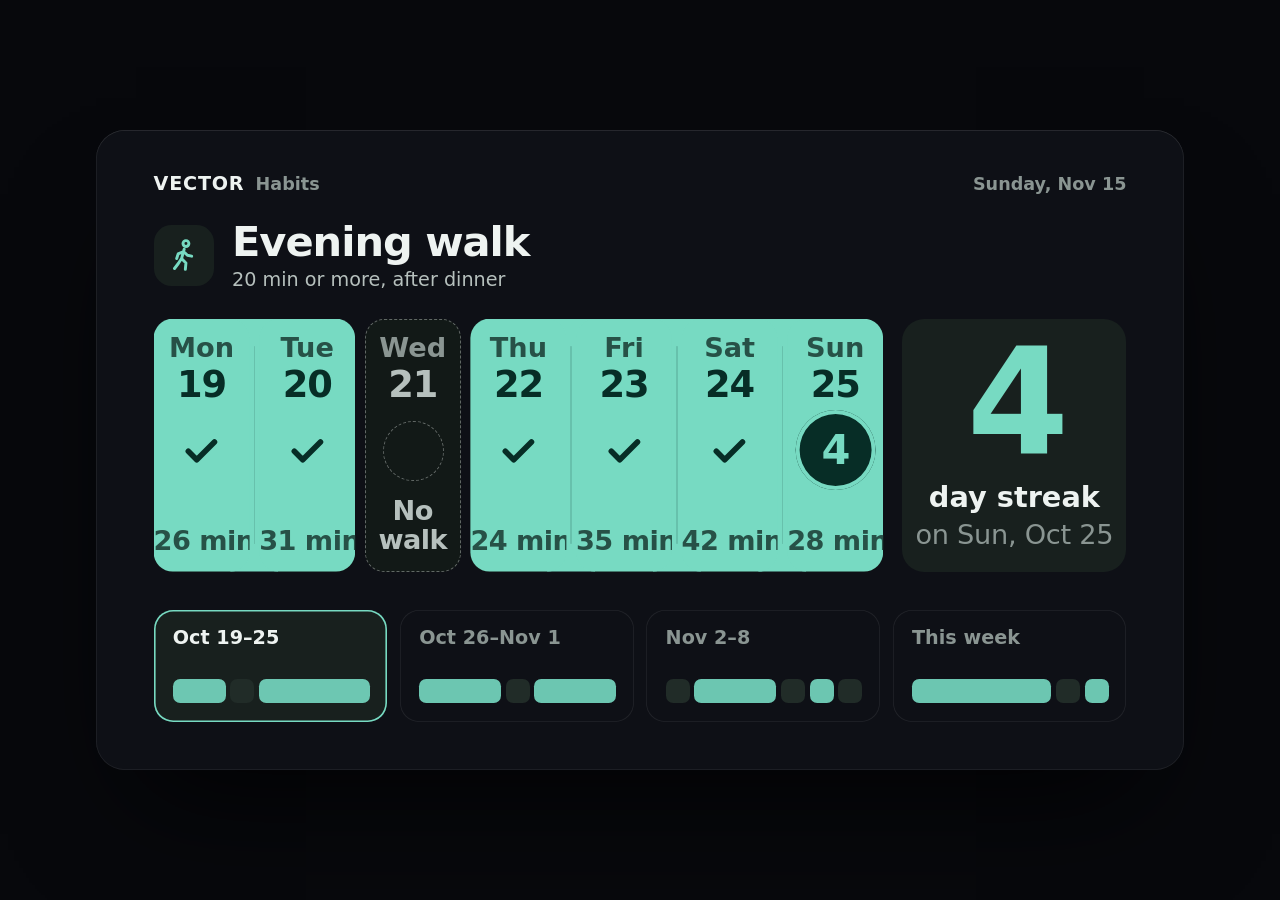
<file: index.html>
<!doctype html>
<html lang="en">
<head>
  <meta charset="utf-8">
  <meta name="viewport" content="width=device-width,initial-scale=1">
  <title>Habit Week — veraetogrex_portfolio</title>
  <link rel="stylesheet" href="style.css">
</head>
<body>
  <!-- Habit Week · zero dependencies · github.com/veraetogrex-portfolio -->
  <section class="hw" id="habit" aria-label="Evening walk, one week">
    <header class="hw-top">
      <p class="hw-brand"><b>VECTOR</b><span>Habits</span></p>
      <p class="hw-today"></p>
    </header>

    <div class="hw-title">
      <span class="hw-ico"><svg viewBox="0 0 24 24" aria-hidden="true"><circle cx="13.6" cy="3.8" r="2"/><path d="M12.4 7.6 10.6 14l3 3-.4 4.4M10.6 14l-2.2 3.4-2.6 3.4M12 9.2 8.3 10.8 7.3 14M12 9.2l2.6 2.6 2.9.6"/></svg></span>
      <div>
        <h2 class="hw-name">Evening walk</h2>
        <p class="hw-goal">20 min or more, after dinner</p>
      </div>
    </div>

    <!-- seven days; walks on consecutive days are joined by links into one chain -->
    <div class="hw-week" role="group" aria-label="Days of the week"></div>

    <div class="hw-streak" aria-live="polite">
      <div class="hw-num"><span class="hw-n"></span><span class="hw-n"></span></div>
      <p class="hw-unit">day streak</p>
      <p class="hw-asof"></p>
    </div>

    <!-- the last four weeks; each one is also the week picker -->
    <div class="hw-weeks" role="radiogroup" aria-label="Week"></div>
  </section>

  <script src="script.js"></script>
</body>
</html>
</file>
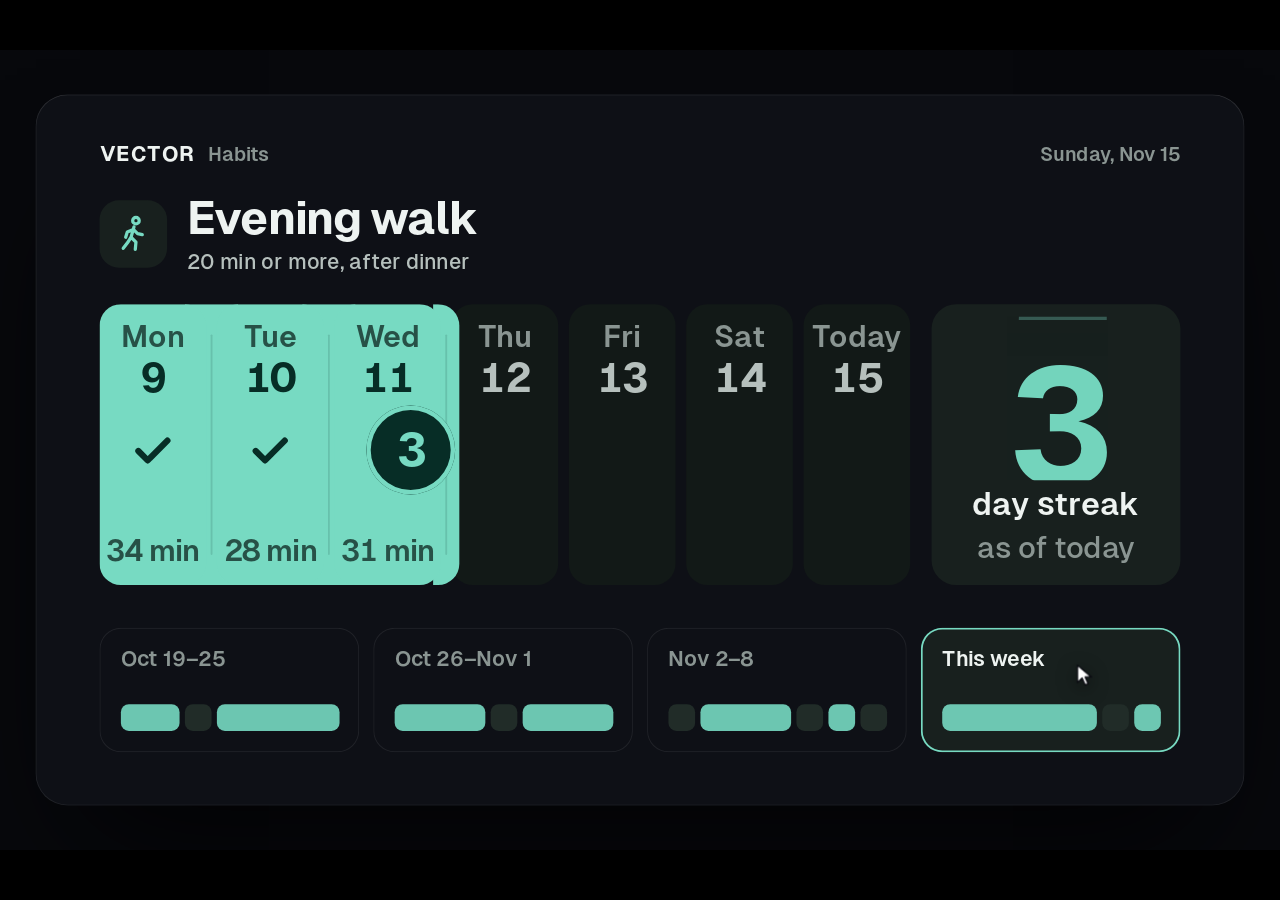
<file: mockup/habit-week.autoplay.html>
<!doctype html>
<html lang="en">
<head>
<meta charset="utf-8">
<meta name="viewport" content="width=device-width,initial-scale=1">
<title>T30 Habit Week — a streak tag rides the chain of walks and falls on a missed day</title>
<link rel="stylesheet" href="_shared/nocturne.css">
<link rel="stylesheet" href="../style.css">
<style>
  /* the component from source/, dressed in Nocturne type; no grid on the app screen (DESIGN.md R-07) */
  #stage{background:var(--night);--font:var(--f-text);--display:var(--f-text)}
  #stage .hw{position:absolute;left:40px;top:50px;zoom:1;z-index:1}
  body.autoplay #stage :focus-visible{outline:none}
  body.autoplay #li-cursor{transition:none}   /* visible from frame one, no fade at the loop seam */
  .hw-wk.li-hover:not([aria-checked="true"]){background:var(--bench);box-shadow:0 0 0 1px rgba(119,218,194,.45) inset}
  .hw-wk.li-hover .hw-wk-t{color:var(--text)}
</style>
</head>
<body>
<div id="stage" data-title="T30 Habit Week" data-url="veraetogrex-portfolio.github.io/habit-week">
  <section class="hw" id="habit" aria-label="Evening walk, one week">
    <header class="hw-top">
      <p class="hw-brand"><b>VECTOR</b><span>Habits</span></p>
      <p class="hw-today"></p>
    </header>

    <div class="hw-title">
      <span class="hw-ico"><svg viewBox="0 0 24 24" aria-hidden="true"><circle cx="13.6" cy="3.8" r="2"/><path d="M12.4 7.6 10.6 14l3 3-.4 4.4M10.6 14l-2.2 3.4-2.6 3.4M12 9.2 8.3 10.8 7.3 14M12 9.2l2.6 2.6 2.9.6"/></svg></span>
      <div>
        <h2 class="hw-name">Evening walk</h2>
        <p class="hw-goal">20 min or more, after dinner</p>
      </div>
    </div>

    <!-- seven days; walks on consecutive days are joined by links into one chain -->
    <div class="hw-week" role="group" aria-label="Days of the week"></div>

    <div class="hw-streak" aria-live="polite">
      <div class="hw-num"><span class="hw-n"></span><span class="hw-n"></span></div>
      <p class="hw-unit">day streak</p>
      <p class="hw-asof"></p>
    </div>

    <!-- the last four weeks; each one is also the week picker -->
    <div class="hw-weeks" role="radiogroup" aria-label="Week"></div>
  </section>
</div>
<script>window.AUTOPLAY = true;</script>
<script src="_shared/stage.js"></script>
<script src="../script.js"></script>
<script>
const hw = document.querySelector('#habit').habit;
const at = w => { const r = Stage.rect(hw.week(w)); return [r.cx + 30, r.cy - 28]; };   // the cursor rests beside the week label, off its mini week
Stage.init({
  reset: () => { hw.reset(); hw.week(3).classList.add('li-hover'); },   // frame one: the cursor already rests on This week
  get cursorStart() { return at(3); },             // already on "This week" in frame one
  async demo(s) {
    const t0 = performance.now();
    await s.click(at(3), { ms: 40 });                 // pressed from frame one: This week — the chain grows, the tag counts 1…5, falls on Saturday, today starts at 1
    await s.until(t0, 4700);                           // hold: five joined days, the empty Saturday, today with its own 1
    await s.click(at(0), { ms: 450 });                // Oct 19–25: a week seen before is drawn in one motion, its tag stands on Sunday at 4
    await s.until(t0, 5850);
    await s.move(at(3), 380);                         // back on This week: the loop closes on frame one
    await s.until(t0, 6280);
  },
});
</script>
</body>
</html>
</file>
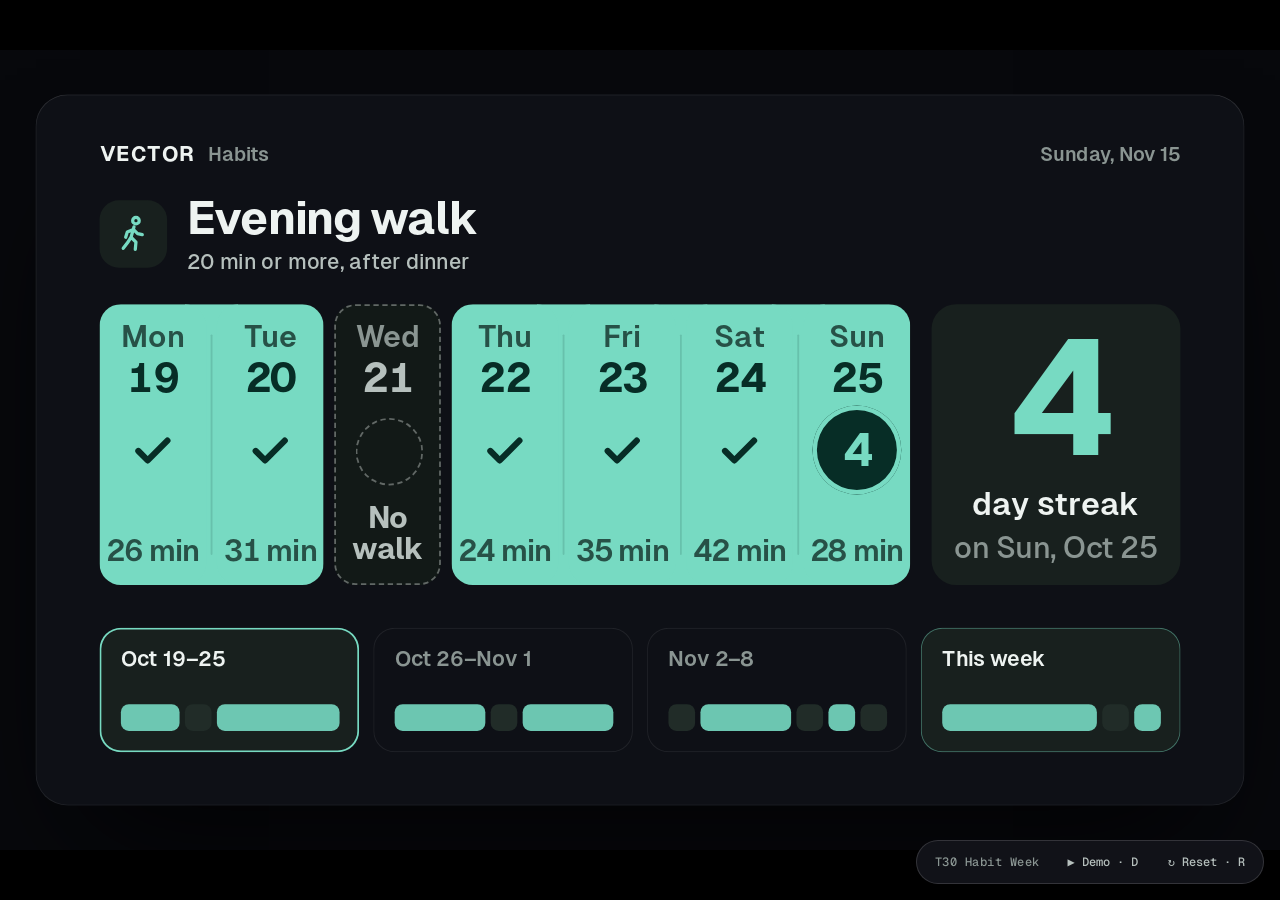
<file: mockup/habit-week.html>
<!doctype html>
<html lang="en">
<head>
<meta charset="utf-8">
<meta name="viewport" content="width=device-width,initial-scale=1">
<title>T30 Habit Week — a streak tag rides the chain of walks and falls on a missed day</title>
<link rel="stylesheet" href="_shared/nocturne.css">
<link rel="stylesheet" href="../style.css">
<style>
  /* the component from source/, dressed in Nocturne type; no grid on the app screen (DESIGN.md R-07) */
  #stage{background:var(--night);--font:var(--f-text);--display:var(--f-text)}
  #stage .hw{position:absolute;left:40px;top:50px;zoom:1;z-index:1}
  body.autoplay #stage :focus-visible{outline:none}
  body.autoplay #li-cursor{transition:none}   /* visible from frame one, no fade at the loop seam */
  .hw-wk.li-hover:not([aria-checked="true"]){background:var(--bench);box-shadow:0 0 0 1px rgba(119,218,194,.45) inset}
  .hw-wk.li-hover .hw-wk-t{color:var(--text)}
</style>
</head>
<body>
<div id="stage" data-title="T30 Habit Week" data-url="veraetogrex-portfolio.github.io/habit-week">
  <section class="hw" id="habit" aria-label="Evening walk, one week">
    <header class="hw-top">
      <p class="hw-brand"><b>VECTOR</b><span>Habits</span></p>
      <p class="hw-today"></p>
    </header>

    <div class="hw-title">
      <span class="hw-ico"><svg viewBox="0 0 24 24" aria-hidden="true"><circle cx="13.6" cy="3.8" r="2"/><path d="M12.4 7.6 10.6 14l3 3-.4 4.4M10.6 14l-2.2 3.4-2.6 3.4M12 9.2 8.3 10.8 7.3 14M12 9.2l2.6 2.6 2.9.6"/></svg></span>
      <div>
        <h2 class="hw-name">Evening walk</h2>
        <p class="hw-goal">20 min or more, after dinner</p>
      </div>
    </div>

    <!-- seven days; walks on consecutive days are joined by links into one chain -->
    <div class="hw-week" role="group" aria-label="Days of the week"></div>

    <div class="hw-streak" aria-live="polite">
      <div class="hw-num"><span class="hw-n"></span><span class="hw-n"></span></div>
      <p class="hw-unit">day streak</p>
      <p class="hw-asof"></p>
    </div>

    <!-- the last four weeks; each one is also the week picker -->
    <div class="hw-weeks" role="radiogroup" aria-label="Week"></div>
  </section>
</div>
<script src="_shared/stage.js"></script>
<script src="../script.js"></script>
<script>
const hw = document.querySelector('#habit').habit;
const at = w => { const r = Stage.rect(hw.week(w)); return [r.cx + 30, r.cy - 28]; };   // the cursor rests beside the week label, off its mini week
Stage.init({
  reset: () => { hw.reset(); hw.week(3).classList.add('li-hover'); },   // frame one: the cursor already rests on This week
  get cursorStart() { return at(3); },             // already on "This week" in frame one
  async demo(s) {
    const t0 = performance.now();
    await s.click(at(3), { ms: 40 });                 // pressed from frame one: This week — the chain grows, the tag counts 1…5, falls on Saturday, today starts at 1
    await s.until(t0, 4700);                           // hold: five joined days, the empty Saturday, today with its own 1
    await s.click(at(0), { ms: 450 });                // Oct 19–25: a week seen before is drawn in one motion, its tag stands on Sunday at 4
    await s.until(t0, 5850);
    await s.move(at(3), 380);                         // back on This week: the loop closes on frame one
    await s.until(t0, 6280);
  },
});
</script>
</body>
</html>
</file>
<file: style.css>
/* Habit Week — github.com/veraetogrex-portfolio · zero dependencies */
:root {
  --night: #07080c; --panel: #0e1016;
  --path: #121917;             /* a day with no walk yet: dark asphalt, tinted to the accent */
  --bench: #18201e;            /* raised: streak card, picked week */
  --curb: #212c28;             /* missed day in the mini weeks */
  --text: #eef3f1; --text-2: #b6c0bd; --text-3: #8a9592;   /* text-3 on --path 5.8:1 */
  --line: rgba(255, 255, 255, .08);
  --walk: #77dac2;             /* a walked day: soft park-light turquoise, oklch(.82 .10 176) */
  --walk-ink: #072d26;         /* text on a walked day, 8.9:1 */
  --walk-ink-2: #275147;       /* secondary text on a walked day, 5.4:1 */
  --miss: rgba(238, 243, 241, .36);   /* the dashed edge of a missed day */
  --font: system-ui, -apple-system, "Segoe UI", sans-serif;
  --display: var(--font);
}
* { box-sizing: border-box; }
body { margin: 0; min-height: 100vh; display: grid; place-items: center; overflow: hidden; background: var(--night); color: var(--text); font: 16px/1.4 var(--font); }
p, h2 { margin: 0; }
button { font: inherit; color: inherit; background: none; border: 0; padding: 0; cursor: pointer; text-align: left; }
button:focus-visible { outline: 3px solid var(--walk); outline-offset: 4px; }

.hw { position: relative; width: 1360px; height: 800px; border-radius: 36px; overflow: hidden; user-select: none;
  background: var(--panel); box-shadow: 0 0 0 1px var(--line) inset, 0 1px 0 rgba(255, 255, 255, .06) inset, 0 80px 140px -50px rgba(0, 0, 0, .8); }
@media (max-width: 1400px) { .hw { zoom: .8; } }
@media (max-width: 1100px) { .hw { zoom: .6; } }
@media (max-width: 820px)  { .hw { zoom: .4; } }
@media (max-width: 560px)  { .hw { zoom: .27; } }

.hw-top { position: absolute; left: 72px; right: 72px; top: 52px; display: flex; align-items: baseline; justify-content: space-between; }
.hw-brand { display: flex; align-items: baseline; gap: 14px; }
.hw-brand b { font: 800 24px var(--font); letter-spacing: .04em; }
.hw-brand span, .hw-today { font: 600 22px var(--font); color: var(--text-3); }

.hw-title { position: absolute; left: 72px; top: 112px; display: flex; align-items: center; gap: 22px; }
.hw-ico { width: 76px; height: 76px; border-radius: 22px; display: grid; place-items: center; background: var(--bench); color: var(--walk); }
.hw-ico svg { width: 44px; height: 44px; fill: none; stroke: currentColor; stroke-width: 2; stroke-linecap: round; stroke-linejoin: round; }
.hw-name { font: 700 52px/1.05 var(--display); letter-spacing: -.025em; }
.hw-goal { margin-top: 6px; font: 500 24px var(--font); color: var(--text-2); }

/* ── the week: 7 cells 120×316, gap 12; every layer is placed once, then moved with clip-path, transform or opacity ── */
.hw-week { position: absolute; left: 72px; top: 236px; width: 912px; height: 316px; }
.hw-day { position: absolute; top: 0; width: 120px; height: 316px; border-radius: 24px; }
.hw-day > span { position: absolute; inset: 0; border-radius: 24px; transition: transform .15s ease-out; }
.hw-day:active > span { transform: scale(.97); }
.hw-base { z-index: 1; background: var(--path); }
.hw-base > span { opacity: var(--dim, 1); }
.hw-hole { z-index: 1; border: 2px dashed var(--miss); opacity: 0; }
.hw-walks { position: absolute; inset: 0; z-index: 2; pointer-events: none; clip-path: inset(-80px -80px 0 -80px); }   /* a falling tag leaves through the bottom of the week */
/* the chain is one band: a link carries it across the gap, a day carries it on; it grows to the right */
.hw-link { position: absolute; top: 0; height: 316px; width: 60px; background: var(--walk); clip-path: inset(0 100% 0 0); }
.hw-link::after { content: ""; position: absolute; left: 29px; top: 34px; bottom: 34px; width: 2px; border-radius: 1px; background: rgba(7, 45, 38, .14); }   /* the seam between two days of one chain */
.hw-fill { position: absolute; top: 0; width: 120px; height: 316px; background: var(--walk); color: var(--walk-ink); clip-path: inset(0 100% 0 0 round 24px); }

.hw-dow, .hw-date, .hw-mark, .hw-min { position: absolute; left: 0; right: 0; text-align: center; white-space: nowrap; }
.hw-dow { top: 16px; font: 600 34px var(--font); color: var(--text-3); }
.hw-date { top: 60px; font: 700 46px/1 var(--display); letter-spacing: -.03em; font-variant-numeric: tabular-nums; color: var(--text-2); }
.hw-mark { top: 114px; height: 100px; display: grid; place-items: center; }
.hw-mark svg { width: 56px; height: 56px; fill: none; stroke: currentColor; stroke-width: 3; stroke-linecap: round; stroke-linejoin: round; }
.hw-socket { position: absolute; left: 22px; top: 126px; width: 76px; height: 76px; border-radius: 50%; border: 2px dashed var(--miss); }   /* where the streak would stand */
.hw-min { bottom: 20px; font: 600 34px/1.05 var(--font); letter-spacing: -.02em; color: var(--text-3); font-variant-numeric: tabular-nums; }
.hw-hole .hw-min { color: var(--text-2); font-weight: 700; }
.hw-fill .hw-dow, .hw-fill .hw-min { color: var(--walk-ink-2); }
.hw-fill .hw-date { color: var(--walk-ink); }
.hw-hole .hw-dow, .hw-hole .hw-date { opacity: 0; }   /* the base layer already shows them */

/* the streak tag: rides at the head of the chain and counts its days; with nothing under it, it falls */
.hw-tag { position: absolute; left: 0; top: 114px; width: 100px; height: 100px; margin-left: 10px; border-radius: 50%; display: grid; place-items: center;
  background: var(--walk-ink); box-shadow: 0 0 0 5px var(--walk) inset; color: var(--walk); font: 800 52px/1 var(--display); letter-spacing: -.04em; font-variant-numeric: tabular-nums; opacity: 0; }
.hw-tag.is-lost { box-shadow: 0 0 0 5px var(--text-3) inset; color: var(--text-3); background: var(--path); }

/* ── the streak card: the same number, large ── */
.hw-streak { position: absolute; left: 1008px; top: 236px; width: 280px; height: 316px; border-radius: 28px; background: var(--bench); text-align: center; }
.hw-num { position: relative; height: 184px; margin-top: 14px; overflow: hidden; }
.hw-n { position: absolute; left: 0; right: 0; bottom: 0; font: 700 184px/1 var(--display); letter-spacing: -.05em; font-variant-numeric: tabular-nums; color: var(--walk); }
.hw-n.is-zero { color: var(--text-3); }
.hw-unit { margin-top: 4px; font: 600 36px var(--font); }
.hw-asof { margin-top: 6px; font: 500 34px var(--font); letter-spacing: -.01em; color: var(--text-3); white-space: nowrap; }

/* ── four weeks: label and a small copy of each week ── */
.hw-weeks { position: absolute; left: 72px; top: 600px; width: 1216px; height: 140px; display: flex; gap: 16px; }
.hw-wk { position: relative; flex: 1; border-radius: 24px; box-shadow: 0 0 0 1px var(--line) inset; transition: background-color .25s, box-shadow .25s, transform .15s ease-out; }
.hw-wk:hover:not([aria-checked="true"]) { background: var(--bench); box-shadow: 0 0 0 1px rgba(119, 218, 194, .45) inset; }
.hw-wk.is-pressed { transform: scale(.97); }
.hw-wk[aria-checked="true"] { background: var(--bench); box-shadow: 0 0 0 2px var(--walk) inset; }
.hw-wk-t { position: absolute; left: 24px; top: 20px; font: 600 24px var(--font); color: var(--text-3); white-space: nowrap; transition: color .2s; }
.hw-wk[aria-checked="true"] .hw-wk-t, .hw-wk:hover .hw-wk-t { color: var(--text); }
.hw-mini { position: absolute; left: 24px; bottom: 24px; width: 246px; height: 30px; }
.hw-mini i { position: absolute; top: 0; height: 30px; border-radius: 9px; background: var(--curb); }
.hw-mini i.is-run { background: var(--walk); opacity: .9; }

.hw.is-reset, .hw.is-reset * { transition: none !important; }
@media (prefers-reduced-motion: reduce) { .hw-day > span, .hw-wk, .hw-wk-t { transition-duration: 1ms; } }
</file>
<file: mockup/_shared/nocturne.css>
/* Nocturne — shared base styles for the mockups */
@font-face{font-family:"Chakra Petch";font-weight:500;font-display:swap;src:url(fonts/chakra-petch-latin-500-normal.woff2) format("woff2")}
@font-face{font-family:"Chakra Petch";font-weight:600;font-display:swap;src:url(fonts/chakra-petch-latin-600-normal.woff2) format("woff2")}
@font-face{font-family:"Chakra Petch";font-weight:700;font-display:swap;src:url(fonts/chakra-petch-latin-700-normal.woff2) format("woff2")}
@font-face{font-family:"Geist";font-weight:400;font-display:swap;src:url(fonts/geist-sans-latin-400-normal.woff2) format("woff2")}
@font-face{font-family:"Geist";font-weight:500;font-display:swap;src:url(fonts/geist-sans-latin-500-normal.woff2) format("woff2")}
@font-face{font-family:"Geist";font-weight:600;font-display:swap;src:url(fonts/geist-sans-latin-600-normal.woff2) format("woff2")}
@font-face{font-family:"Geist";font-weight:700;font-display:swap;src:url(fonts/geist-sans-latin-700-normal.woff2) format("woff2")}
@font-face{font-family:"Geist Mono";font-weight:400;font-display:swap;src:url(fonts/geist-mono-latin-400-normal.woff2) format("woff2")}
@font-face{font-family:"Geist Mono";font-weight:500;font-display:swap;src:url(fonts/geist-mono-latin-500-normal.woff2) format("woff2")}

:root{
  --void:#07080C; --panel:#0E1016; --panel-2:#111218; --raise:#1A1B24; --raise-2:#22252F;
  --glass:rgba(255,255,255,.05); --glass-strong:rgba(255,255,255,.12);
  --line:rgba(255,255,255,.08); --line-2:rgba(255,255,255,.14);
  --text:#F2F3F7; --text-2:#A4A7B6; --text-3:#7F8293;
  --pulse:#7C6CFF; --pulse-btn:#6A5AF9; --pulse-soft:#A69BFF; --pulse-pale:#C9C2FF;
  --ion:#3FE0D0; --flare:#FF7A45; --pink:#FF6FB5; --amber:#FFB547;
  --daylight:#F4F5F8;
  --r-field:10px; --r-card:14px; --r-panel:20px;
  --f-display:"Chakra Petch","Geist",system-ui,sans-serif;
  --f-text:"Geist","Inter",system-ui,-apple-system,sans-serif;
  --f-mono:"Geist Mono",ui-monospace,"SF Mono",Menlo,monospace;
  --ease-out:cubic-bezier(.2,.8,.2,1);
  --ease-io:cubic-bezier(.65,0,.35,1);
  --ease-back:cubic-bezier(.34,1.56,.64,1);
}
*,*::before,*::after{box-sizing:border-box}
html,body{margin:0;height:100%;background:#000;color:var(--text);font-family:var(--f-text);-webkit-font-smoothing:antialiased;overflow:hidden}
button,input,textarea{font:inherit;color:inherit}
button{cursor:pointer;background:none;border:0;padding:0}

/* viewport and scaling */
.li-viewport{position:fixed;inset:0;overflow:hidden;background:#000}
.li-shell{position:absolute;left:50%;top:50%;transform-origin:50% 50%}
#stage{position:relative;width:1440px;height:900px;overflow:hidden;background:var(--void);isolation:isolate}
#stage.grid::before{content:"";position:absolute;inset:0;pointer-events:none;z-index:0;
  background-image:linear-gradient(var(--line) 1px,transparent 1px),linear-gradient(90deg,var(--line) 1px,transparent 1px);
  background-size:48px 48px;background-position:-1px -1px;opacity:.45;
  -webkit-mask-image:radial-gradient(ellipse 75% 70% at 50% 50%,#000 30%,transparent 100%);
          mask-image:radial-gradient(ellipse 75% 70% at 50% 50%,#000 30%,transparent 100%)}

/* browser frame (?frame) */
.li-browser{width:1440px;border-radius:18px;overflow:hidden;background:#15161D;box-shadow:0 0 0 1px rgba(255,255,255,.08),0 40px 120px rgba(0,0,0,.6)}
.li-browser-bar{height:46px;display:flex;align-items:center;gap:16px;padding:0 18px;background:#121319;border-bottom:1px solid var(--line)}
.li-dots{display:flex;gap:8px}.li-dots i{width:12px;height:12px;border-radius:50%;background:#2A2C36;display:block}
.li-dots i:nth-child(1){background:#FF5F57}.li-dots i:nth-child(2){background:#FEBC2E}.li-dots i:nth-child(3){background:#28C840}
.li-url{flex:0 1 520px;margin:0 auto;height:28px;border-radius:8px;background:#1C1D25;display:flex;align-items:center;justify-content:center;gap:8px;font:500 13px var(--f-mono);color:var(--text-2);letter-spacing:.02em}
.li-url::before{content:"";width:9px;height:11px;border:1.5px solid var(--text-3);border-radius:2px 2px 3px 3px;border-top-width:4px;opacity:.7}

/* demo cursor */
#li-cursor{position:absolute;left:0;top:0;width:28px;height:28px;z-index:9999;pointer-events:none;opacity:0;transition:opacity .2s;will-change:transform;filter:drop-shadow(0 4px 10px rgba(0,0,0,.55))}
#li-cursor.on{opacity:1}
#li-cursor svg{display:block;transform-origin:4px 3px;transition:transform .12s var(--ease-out)}
#li-cursor.down svg{transform:scale(.82)}
#li-cursor.grab .arrow{display:none}#li-cursor:not(.grab) .hand{display:none}
.li-ripple{position:absolute;width:44px;height:44px;margin:-22px 0 0 -22px;border-radius:50%;border:2px solid rgba(255,255,255,.85);pointer-events:none;z-index:9998;animation:li-ripple .5s var(--ease-out) forwards}
@keyframes li-ripple{from{transform:scale(.3);opacity:.9}to{transform:scale(1.35);opacity:0}}
#stage.demo-running, #stage.demo-running *{cursor:none!important}

/* control pill outside the stage (interactive mode only) */
.li-controls{position:fixed;right:16px;bottom:16px;z-index:10;display:flex;gap:6px;padding:6px;border-radius:999px;background:rgba(20,21,28,.86);border:1px solid var(--line-2);backdrop-filter:blur(10px);font:500 12px var(--f-mono);letter-spacing:.04em}
.li-controls button{padding:7px 12px;border-radius:999px;color:var(--text-2)}
.li-controls button:hover{background:var(--raise-2);color:var(--text)}
.li-controls .li-title{padding:7px 10px 7px 12px;color:var(--text-3)}
body.autoplay .li-controls,body.clean .li-controls{display:none}

/* shared primitives */
.mono{font-family:var(--f-mono);letter-spacing:.08em;text-transform:uppercase}
.display{font-family:var(--f-display);text-transform:uppercase;letter-spacing:.02em}
.btn{display:inline-flex;align-items:center;justify-content:center;gap:10px;height:52px;padding:0 26px;border-radius:var(--r-field);background:var(--pulse-btn);color:#fff;font:600 17px var(--f-text);box-shadow:0 0 0 1px rgba(255,255,255,.1) inset,0 10px 30px -10px rgba(124,108,255,.8)}
.btn.ghost{background:var(--glass);box-shadow:0 0 0 1px var(--line-2) inset;color:var(--text)}
.field{height:56px;border-radius:var(--r-field);background:rgba(255,255,255,.035);border:1px solid var(--line-2);padding:0 18px;display:flex;align-items:center;font-size:18px;color:var(--text);outline:none;transition:border-color .2s,box-shadow .2s}
.field:focus,.field.focus{border-color:var(--pulse);box-shadow:0 0 0 4px rgba(124,108,255,.18)}
.card{background:var(--panel);border:1px solid var(--line);border-radius:var(--r-panel)}
.hud-corners{position:absolute;inset:-10px;pointer-events:none;
  background:
   linear-gradient(var(--c,var(--line-2)) 0 0) left top/18px 1px no-repeat,linear-gradient(var(--c,var(--line-2)) 0 0) left top/1px 18px no-repeat,
   linear-gradient(var(--c,var(--line-2)) 0 0) right top/18px 1px no-repeat,linear-gradient(var(--c,var(--line-2)) 0 0) right top/1px 18px no-repeat,
   linear-gradient(var(--c,var(--line-2)) 0 0) left bottom/18px 1px no-repeat,linear-gradient(var(--c,var(--line-2)) 0 0) left bottom/1px 18px no-repeat,
   linear-gradient(var(--c,var(--line-2)) 0 0) right bottom/18px 1px no-repeat,linear-gradient(var(--c,var(--line-2)) 0 0) right bottom/1px 18px no-repeat}
.status-line{position:absolute;left:48px;right:48px;bottom:28px;display:flex;justify-content:space-between;font:500 12px var(--f-mono);letter-spacing:.14em;text-transform:uppercase;color:var(--text-3);z-index:2}

@media (prefers-reduced-motion: reduce){
  *,*::before,*::after{animation-duration:150ms!important;transition-duration:150ms!important}
}
</file>
